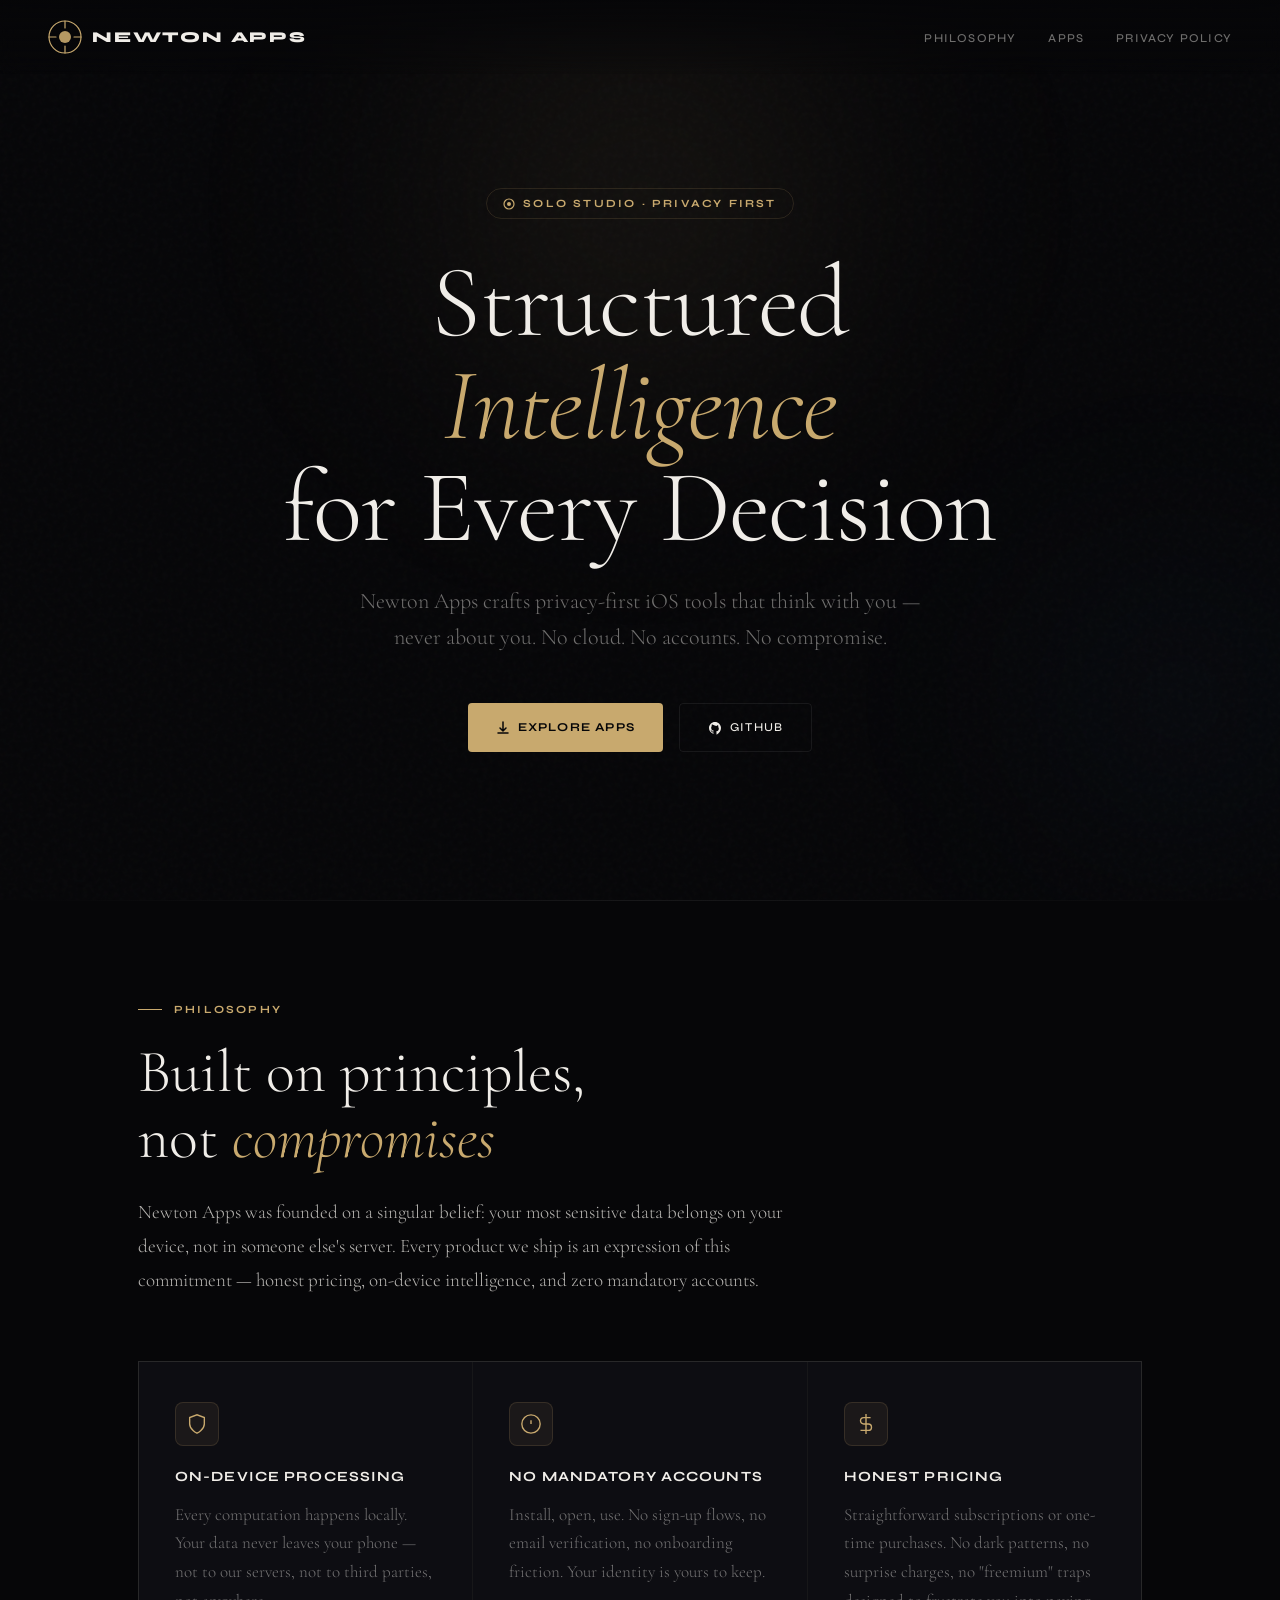
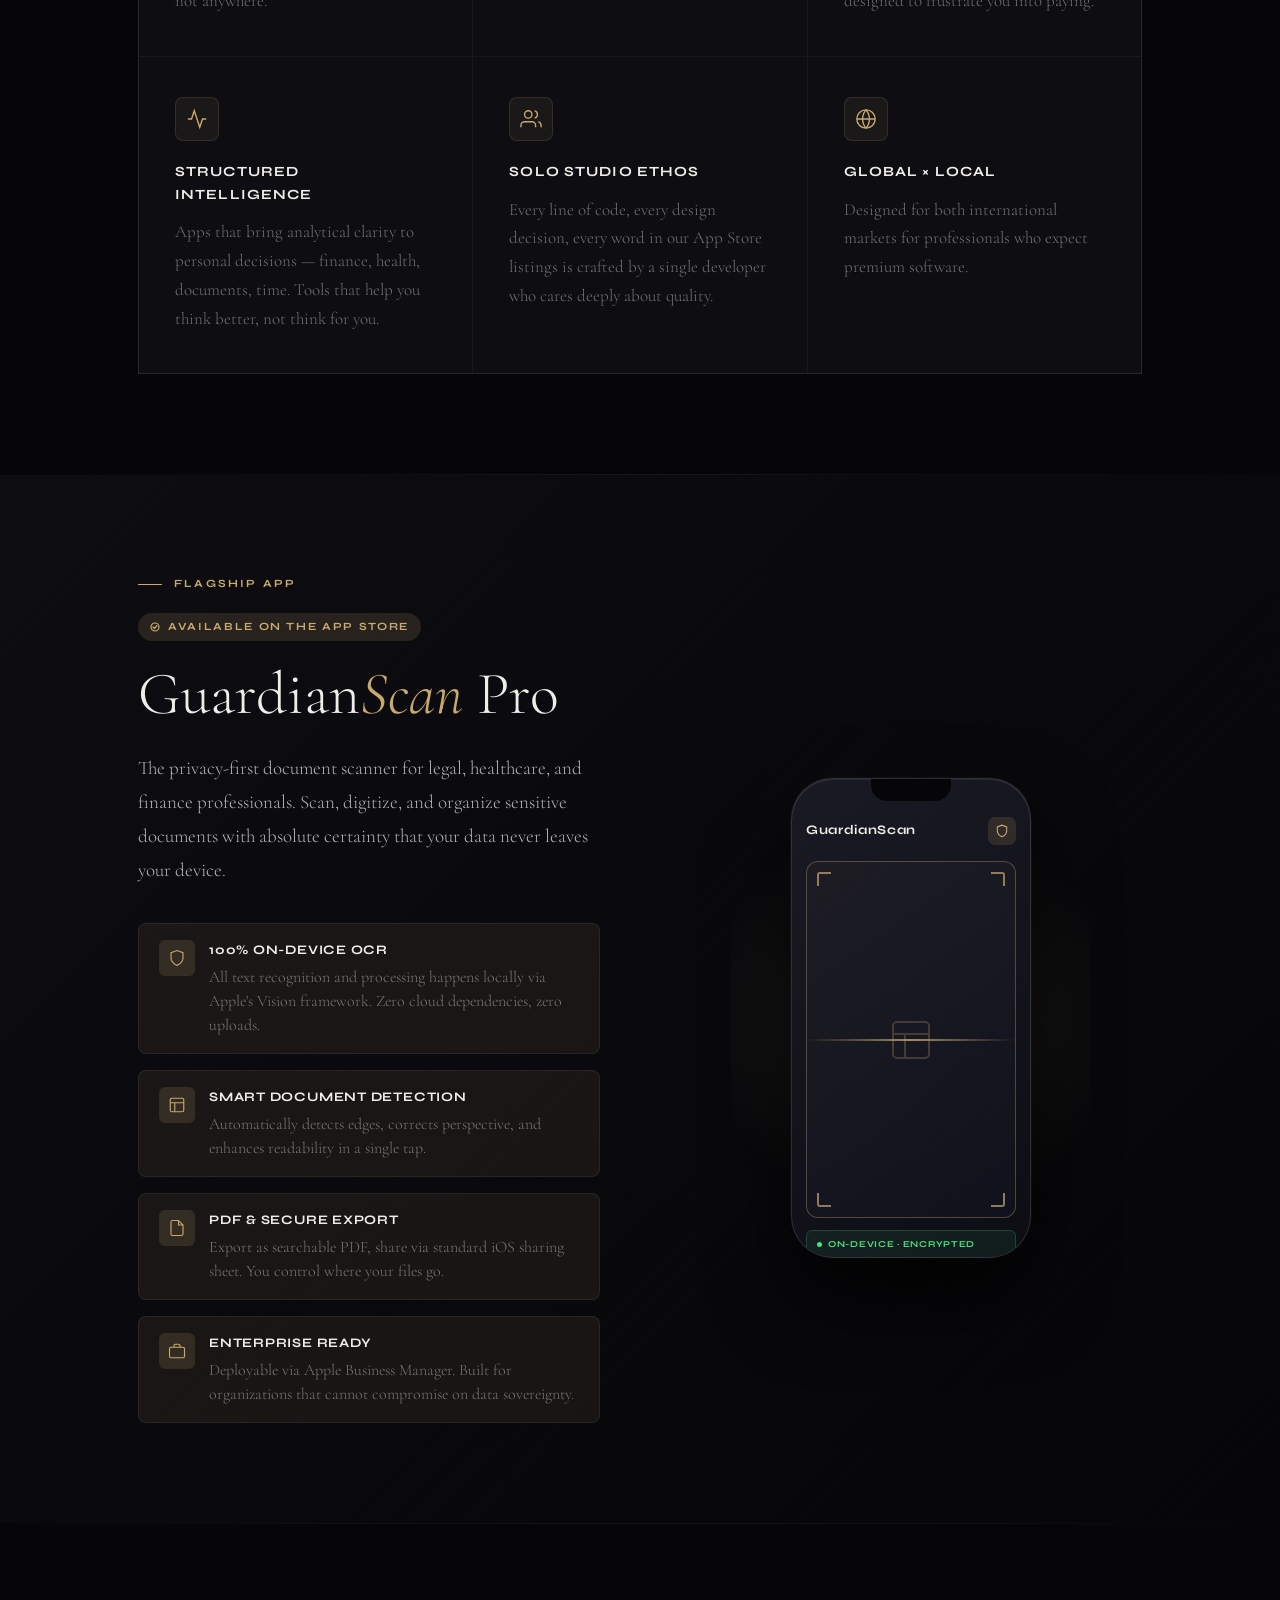
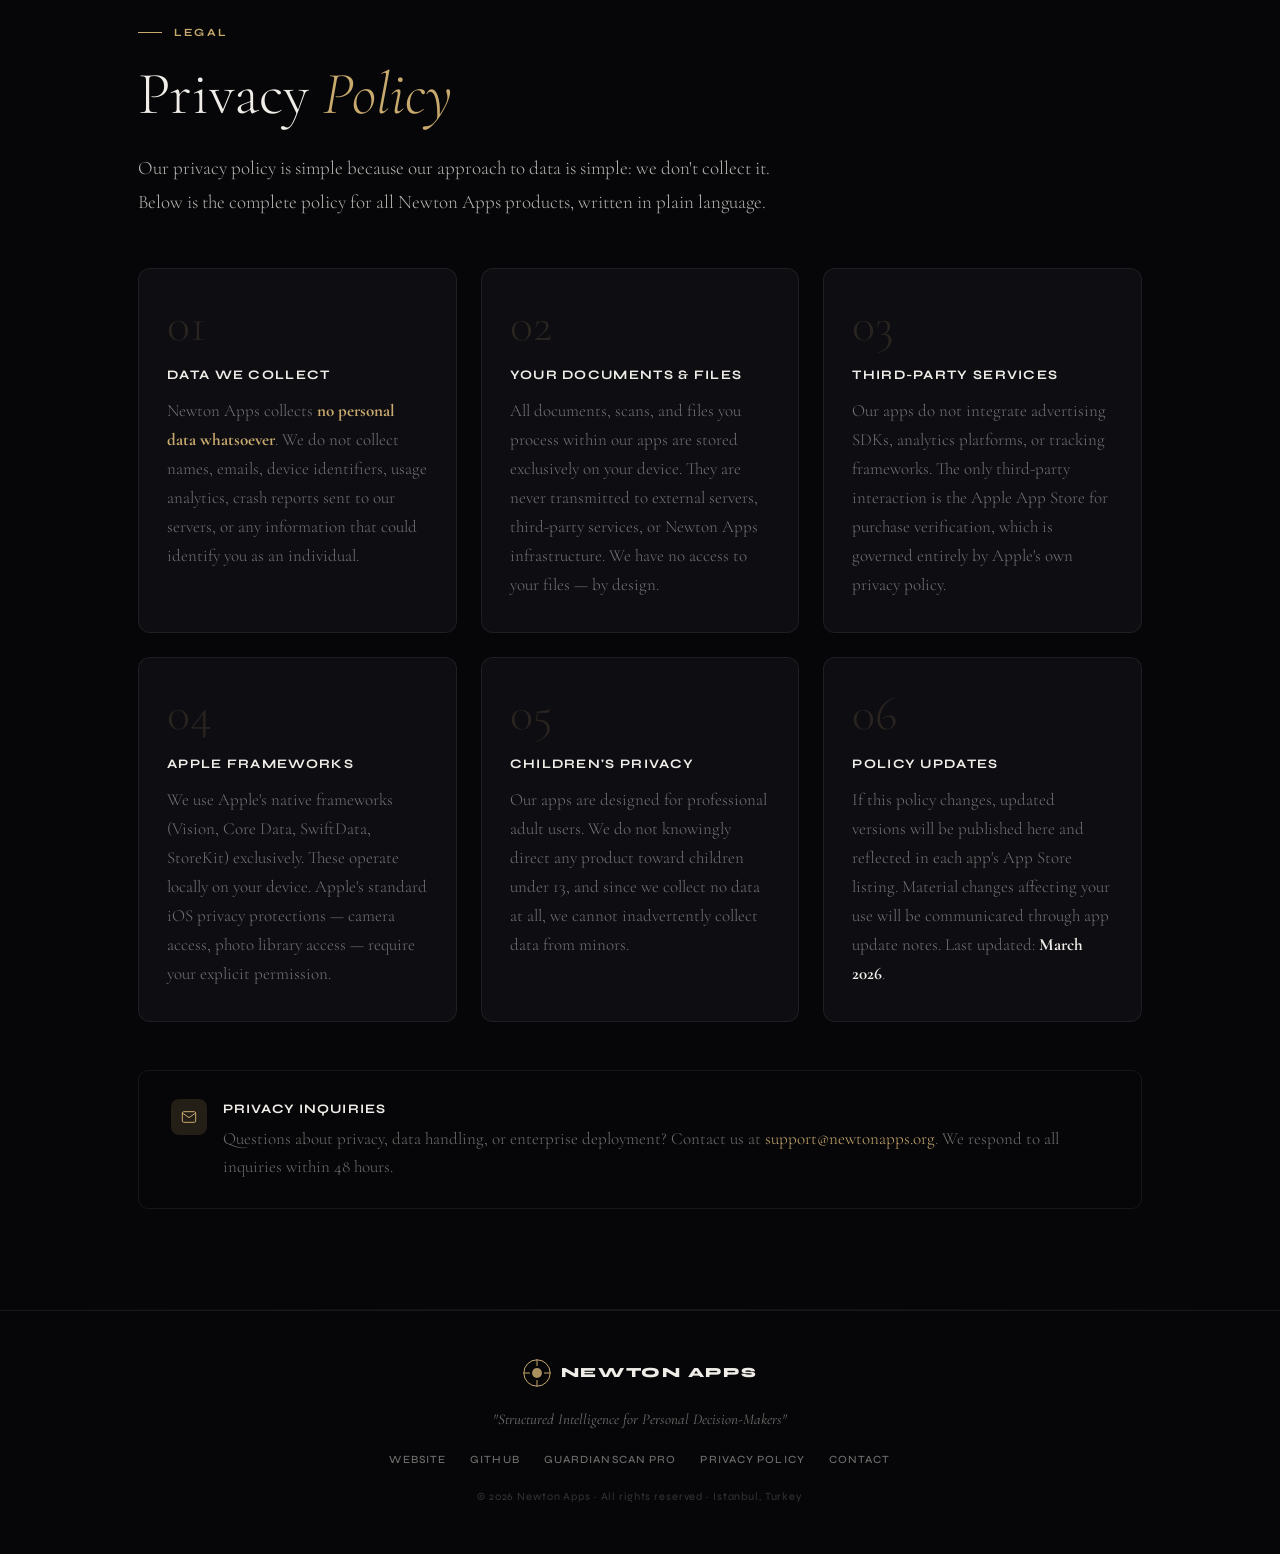
<file: index.html>
<!DOCTYPE html>
<html lang="en">
<head>
  <meta charset="UTF-8" />
  <meta name="viewport" content="width=device-width, initial-scale=1.0"/>
  <title>Newton Apps — Structured Intelligence for Personal Decision-Makers</title>
  <link rel="preconnect" href="https://fonts.googleapis.com">
  <link href="https://fonts.googleapis.com/css2?family=Cormorant+Garamond:ital,wght@0,300;0,400;0,600;1,300;1,400&family=Syne:wght@400;500;700;800&display=swap" rel="stylesheet">
  <style>
    :root {
      --bg: #060608;
      --surface: #0d0d12;
      --surface2: #13131a;
      --border: rgba(255,255,255,0.07);
      --gold: #c8a96e;
      --gold-dim: rgba(200,169,110,0.15);
      --gold-glow: rgba(200,169,110,0.08);
      --white: #f0ede8;
      --muted: rgba(240,237,232,0.45);
      --accent: #4a9eff;
    }

    *, *::before, *::after { box-sizing: border-box; margin: 0; padding: 0; }

    html { scroll-behavior: smooth; }

    body {
      background: var(--bg);
      color: var(--white);
      font-family: 'Syne', sans-serif;
      font-size: 16px;
      line-height: 1.6;
      overflow-x: hidden;
    }

    /* ── NOISE OVERLAY ── */
    body::before {
      content: '';
      position: fixed;
      inset: 0;
      background-image: url("data:image/svg+xml,%3Csvg viewBox='0 0 200 200' xmlns='http://www.w3.org/2000/svg'%3E%3Cfilter id='n'%3E%3CfeTurbulence type='fractalNoise' baseFrequency='0.9' numOctaves='4' stitchTiles='stitch'/%3E%3C/filter%3E%3Crect width='100%25' height='100%25' filter='url(%23n)' opacity='0.04'/%3E%3C/svg%3E");
      pointer-events: none;
      z-index: 0;
      opacity: 0.6;
    }

    /* ── NAV ── */
    nav {
      position: fixed;
      top: 0; left: 0; right: 0;
      z-index: 100;
      display: flex;
      align-items: center;
      justify-content: space-between;
      padding: 20px 48px;
      background: linear-gradient(to bottom, rgba(6,6,8,0.95), transparent);
      backdrop-filter: blur(12px);
      -webkit-backdrop-filter: blur(12px);
    }

    .nav-logo {
      display: flex;
      align-items: center;
      gap: 10px;
      text-decoration: none;
    }

    .nav-logo-icon {
      width: 34px;
      height: 34px;
    }

    .nav-logo-text {
      font-family: 'Syne', sans-serif;
      font-weight: 800;
      font-size: 15px;
      letter-spacing: 0.12em;
      text-transform: uppercase;
      color: var(--white);
    }

    .nav-links {
      display: flex;
      gap: 32px;
      list-style: none;
    }

    .nav-links a {
      font-size: 12px;
      font-weight: 500;
      letter-spacing: 0.1em;
      text-transform: uppercase;
      color: var(--muted);
      text-decoration: none;
      transition: color 0.2s;
    }
    .nav-links a:hover { color: var(--gold); }

    /* ── HERO ── */
    .hero {
      position: relative;
      min-height: 100vh;
      display: flex;
      flex-direction: column;
      align-items: center;
      justify-content: center;
      text-align: center;
      padding: 120px 24px 80px;
      overflow: hidden;
    }

    .hero-bg-orb {
      position: absolute;
      border-radius: 50%;
      filter: blur(120px);
      pointer-events: none;
    }
    .orb-1 {
      width: 600px; height: 600px;
      background: radial-gradient(circle, rgba(200,169,110,0.12) 0%, transparent 70%);
      top: -100px; left: 50%;
      transform: translateX(-50%);
      animation: orb-float 8s ease-in-out infinite;
    }
    .orb-2 {
      width: 400px; height: 400px;
      background: radial-gradient(circle, rgba(74,158,255,0.07) 0%, transparent 70%);
      bottom: 0; right: -100px;
      animation: orb-float 10s ease-in-out infinite reverse;
    }

    @keyframes orb-float {
      0%, 100% { transform: translateX(-50%) translateY(0); }
      50% { transform: translateX(-50%) translateY(-30px); }
    }

    .hero-eyebrow {
      display: inline-flex;
      align-items: center;
      gap: 8px;
      font-size: 11px;
      font-weight: 700;
      letter-spacing: 0.2em;
      text-transform: uppercase;
      color: var(--gold);
      border: 1px solid var(--gold-dim);
      padding: 6px 16px;
      border-radius: 100px;
      margin-bottom: 32px;
      animation: fade-up 0.8s ease both;
    }

    .hero-eyebrow svg { width: 12px; height: 12px; }

    .hero-title {
      font-family: 'Cormorant Garamond', serif;
      font-size: clamp(52px, 8vw, 108px);
      font-weight: 300;
      line-height: 1.0;
      letter-spacing: -0.01em;
      margin-bottom: 24px;
      animation: fade-up 0.8s 0.1s ease both;
    }

    .hero-title em {
      font-style: italic;
      color: var(--gold);
    }

    .hero-subtitle {
      font-family: 'Cormorant Garamond', serif;
      font-size: clamp(16px, 2.5vw, 22px);
      font-weight: 300;
      color: var(--muted);
      max-width: 560px;
      line-height: 1.65;
      margin-bottom: 48px;
      animation: fade-up 0.8s 0.2s ease both;
    }

    .hero-cta {
      display: flex;
      gap: 16px;
      flex-wrap: wrap;
      justify-content: center;
      animation: fade-up 0.8s 0.3s ease both;
    }

    .btn-primary {
      display: inline-flex;
      align-items: center;
      gap: 8px;
      background: var(--gold);
      color: #060608;
      font-family: 'Syne', sans-serif;
      font-size: 12px;
      font-weight: 700;
      letter-spacing: 0.1em;
      text-transform: uppercase;
      padding: 14px 28px;
      border-radius: 4px;
      text-decoration: none;
      transition: all 0.2s;
    }
    .btn-primary:hover { background: #d4b87a; transform: translateY(-1px); }

    .btn-secondary {
      display: inline-flex;
      align-items: center;
      gap: 8px;
      background: transparent;
      color: var(--white);
      font-family: 'Syne', sans-serif;
      font-size: 12px;
      font-weight: 500;
      letter-spacing: 0.1em;
      text-transform: uppercase;
      padding: 14px 28px;
      border: 1px solid var(--border);
      border-radius: 4px;
      text-decoration: none;
      transition: all 0.2s;
    }
    .btn-secondary:hover { border-color: var(--gold); color: var(--gold); transform: translateY(-1px); }

    /* ── DIVIDER ── */
    .divider {
      width: 100%;
      height: 1px;
      background: linear-gradient(to right, transparent, var(--border), transparent);
      margin: 0;
    }

    /* ── SECTION ── */
    section {
      position: relative;
      z-index: 1;
    }

    .section-inner {
      max-width: 1100px;
      margin: 0 auto;
      padding: 100px 48px;
    }

    .section-label {
      display: flex;
      align-items: center;
      gap: 12px;
      font-size: 11px;
      font-weight: 700;
      letter-spacing: 0.2em;
      text-transform: uppercase;
      color: var(--gold);
      margin-bottom: 20px;
    }

    .section-label::before {
      content: '';
      display: block;
      width: 24px;
      height: 1px;
      background: var(--gold);
    }

    .section-title {
      font-family: 'Cormorant Garamond', serif;
      font-size: clamp(36px, 5vw, 60px);
      font-weight: 300;
      line-height: 1.1;
      margin-bottom: 24px;
    }

    .section-title em { font-style: italic; color: var(--gold); }

    .section-body {
      font-family: 'Cormorant Garamond', serif;
      font-size: clamp(16px, 2vw, 19px);
      font-weight: 300;
      color: rgba(240,237,232,0.75);
      line-height: 1.8;
      max-width: 680px;
    }

    /* ── PHILOSOPHY ── */
    .philosophy-grid {
      display: grid;
      grid-template-columns: repeat(auto-fit, minmax(280px, 1fr));
      gap: 1px;
      margin-top: 64px;
      border: 1px solid var(--border);
      background: var(--border);
    }

    .philosophy-card {
      background: var(--surface);
      padding: 40px 36px;
      transition: background 0.3s;
      position: relative;
      overflow: hidden;
    }
    .philosophy-card::after {
      content: '';
      position: absolute;
      bottom: 0; left: 0; right: 0;
      height: 2px;
      background: var(--gold);
      transform: scaleX(0);
      transition: transform 0.3s;
    }
    .philosophy-card:hover { background: var(--surface2); }
    .philosophy-card:hover::after { transform: scaleX(1); }

    .card-icon {
      width: 44px;
      height: 44px;
      display: flex;
      align-items: center;
      justify-content: center;
      border: 1px solid var(--gold-dim);
      border-radius: 8px;
      margin-bottom: 20px;
      background: var(--gold-glow);
    }

    .card-icon svg { width: 22px; height: 22px; stroke: var(--gold); fill: none; stroke-width: 1.5; }

    .card-title {
      font-family: 'Syne', sans-serif;
      font-size: 14px;
      font-weight: 700;
      letter-spacing: 0.08em;
      text-transform: uppercase;
      margin-bottom: 12px;
      color: var(--white);
    }

    .card-text {
      font-family: 'Cormorant Garamond', serif;
      font-size: 17px;
      font-weight: 300;
      color: var(--muted);
      line-height: 1.7;
    }

    /* ── APP SECTION ── */
    .app-section {
      background: linear-gradient(135deg, var(--surface) 0%, var(--bg) 100%);
    }

    .app-layout {
      display: grid;
      grid-template-columns: 1fr 1fr;
      gap: 80px;
      align-items: center;
    }

    @media (max-width: 768px) {
      .app-layout { grid-template-columns: 1fr; gap: 48px; }
    }

    .app-badge {
      display: inline-flex;
      align-items: center;
      gap: 8px;
      font-size: 11px;
      font-weight: 700;
      letter-spacing: 0.15em;
      text-transform: uppercase;
      background: var(--gold-dim);
      color: var(--gold);
      padding: 5px 12px;
      border-radius: 100px;
      margin-bottom: 20px;
    }

    .app-features {
      margin-top: 36px;
      display: flex;
      flex-direction: column;
      gap: 16px;
    }

    .app-feature {
      display: flex;
      align-items: flex-start;
      gap: 14px;
      padding: 16px 20px;
      border: 1px solid var(--border);
      border-radius: 8px;
      background: var(--gold-glow);
      transition: border-color 0.2s;
    }
    .app-feature:hover { border-color: var(--gold-dim); }

    .feature-icon {
      width: 36px; height: 36px;
      flex-shrink: 0;
      display: flex; align-items: center; justify-content: center;
      border-radius: 6px;
      background: var(--gold-dim);
    }
    .feature-icon svg { width: 18px; height: 18px; stroke: var(--gold); fill: none; stroke-width: 1.5; }

    .feature-content {}
    .feature-title {
      font-size: 13px;
      font-weight: 700;
      letter-spacing: 0.06em;
      text-transform: uppercase;
      color: var(--white);
      margin-bottom: 4px;
    }
    .feature-desc {
      font-family: 'Cormorant Garamond', serif;
      font-size: 16px;
      font-weight: 300;
      color: var(--muted);
      line-height: 1.5;
    }

    /* ── PHONE MOCKUP ── */
    .phone-wrapper {
      display: flex;
      justify-content: center;
      align-items: center;
    }

    .phone {
      width: 240px;
      height: 480px;
      background: linear-gradient(145deg, #1a1a24, #0d0d14);
      border-radius: 42px;
      border: 1.5px solid rgba(255,255,255,0.12);
      position: relative;
      box-shadow:
        0 40px 80px rgba(0,0,0,0.8),
        0 0 0 1px rgba(255,255,255,0.04),
        inset 0 1px 0 rgba(255,255,255,0.08);
      overflow: hidden;
      animation: phone-float 6s ease-in-out infinite;
    }

    @keyframes phone-float {
      0%, 100% { transform: translateY(0) rotate(-1deg); }
      50% { transform: translateY(-12px) rotate(1deg); }
    }

    .phone-notch {
      width: 80px; height: 22px;
      background: #060608;
      border-radius: 0 0 16px 16px;
      margin: 0 auto;
      position: relative;
      z-index: 2;
    }

    .phone-screen {
      padding: 8px 14px 20px;
      height: 100%;
      display: flex;
      flex-direction: column;
    }

    .phone-header {
      display: flex;
      align-items: center;
      justify-content: space-between;
      padding: 8px 0 16px;
    }

    .phone-header-title {
      font-size: 13px;
      font-weight: 700;
      color: var(--white);
      letter-spacing: 0.05em;
    }

    .phone-header-icon {
      width: 28px; height: 28px;
      background: var(--gold-dim);
      border-radius: 7px;
      display: flex; align-items: center; justify-content: center;
    }

    .phone-scan-area {
      flex: 1;
      border: 1.5px solid rgba(200,169,110,0.35);
      border-radius: 12px;
      display: flex;
      align-items: center;
      justify-content: center;
      position: relative;
      background: linear-gradient(135deg, rgba(200,169,110,0.03), rgba(74,158,255,0.03));
      margin-bottom: 12px;
      overflow: hidden;
    }

    .scan-line {
      position: absolute;
      left: 0; right: 0;
      height: 2px;
      background: linear-gradient(to right, transparent, var(--gold), transparent);
      animation: scan 2.5s ease-in-out infinite;
      opacity: 0.8;
    }

    @keyframes scan {
      0% { top: 10%; opacity: 0; }
      10% { opacity: 1; }
      90% { opacity: 1; }
      100% { top: 90%; opacity: 0; }
    }

    .corner {
      position: absolute;
      width: 14px; height: 14px;
      border-color: var(--gold);
      border-style: solid;
      opacity: 0.7;
    }
    .corner-tl { top: 10px; left: 10px; border-width: 2px 0 0 2px; border-radius: 3px 0 0 0; }
    .corner-tr { top: 10px; right: 10px; border-width: 2px 2px 0 0; border-radius: 0 3px 0 0; }
    .corner-bl { bottom: 10px; left: 10px; border-width: 0 0 2px 2px; border-radius: 0 0 0 3px; }
    .corner-br { bottom: 10px; right: 10px; border-width: 0 2px 2px 0; border-radius: 0 0 3px 0; }

    .scan-icon { opacity: 0.25; }

    .phone-status {
      display: flex;
      align-items: center;
      gap: 6px;
      font-size: 9px;
      font-weight: 700;
      letter-spacing: 0.08em;
      text-transform: uppercase;
      color: #4ade80;
      padding: 6px 10px;
      background: rgba(74,222,128,0.08);
      border: 1px solid rgba(74,222,128,0.2);
      border-radius: 6px;
    }
    .status-dot {
      width: 5px; height: 5px;
      border-radius: 50%;
      background: #4ade80;
      animation: pulse 2s ease-in-out infinite;
    }
    @keyframes pulse { 0%,100%{opacity:1} 50%{opacity:0.4} }

    .phone-glow {
      position: absolute;
      inset: -60px;
      background: radial-gradient(circle at 50% 50%, rgba(200,169,110,0.15) 0%, transparent 60%);
      pointer-events: none;
    }

    /* ── PRIVACY SECTION ── */
    .privacy-grid {
      display: grid;
      grid-template-columns: repeat(auto-fit, minmax(300px, 1fr));
      gap: 24px;
      margin-top: 48px;
    }

    .privacy-card {
      background: var(--surface);
      border: 1px solid var(--border);
      border-radius: 12px;
      padding: 32px 28px;
      transition: all 0.3s;
      position: relative;
    }
    .privacy-card:hover {
      border-color: var(--gold-dim);
      transform: translateY(-2px);
      box-shadow: 0 20px 40px rgba(0,0,0,0.4);
    }

    .privacy-card-num {
      font-family: 'Cormorant Garamond', serif;
      font-size: 48px;
      font-weight: 300;
      color: var(--gold-dim);
      line-height: 1;
      margin-bottom: 16px;
    }

    .privacy-card-title {
      font-size: 13px;
      font-weight: 700;
      letter-spacing: 0.1em;
      text-transform: uppercase;
      color: var(--white);
      margin-bottom: 12px;
    }

    .privacy-card-text {
      font-family: 'Cormorant Garamond', serif;
      font-size: 17px;
      font-weight: 300;
      color: var(--muted);
      line-height: 1.7;
    }

    /* ── FOOTER ── */
    footer {
      border-top: 1px solid var(--border);
      padding: 48px;
      display: flex;
      flex-direction: column;
      align-items: center;
      gap: 20px;
      text-align: center;
    }

    .footer-logo {
      display: flex;
      align-items: center;
      gap: 10px;
    }

    .footer-tagline {
      font-family: 'Cormorant Garamond', serif;
      font-size: 15px;
      font-style: italic;
      color: var(--muted);
    }

    .footer-links {
      display: flex;
      gap: 24px;
      flex-wrap: wrap;
      justify-content: center;
    }

    .footer-links a {
      font-size: 11px;
      font-weight: 500;
      letter-spacing: 0.1em;
      text-transform: uppercase;
      color: var(--muted);
      text-decoration: none;
      transition: color 0.2s;
    }
    .footer-links a:hover { color: var(--gold); }

    .footer-copy {
      font-size: 11px;
      color: rgba(240,237,232,0.2);
      letter-spacing: 0.08em;
    }

    /* ── ANIMATIONS ── */
    @keyframes fade-up {
      from { opacity: 0; transform: translateY(24px); }
      to   { opacity: 1; transform: translateY(0); }
    }

    .reveal {
      opacity: 0;
      transform: translateY(32px);
      transition: opacity 0.7s ease, transform 0.7s ease;
    }
    .reveal.visible {
      opacity: 1;
      transform: translateY(0);
    }

    /* ── RESPONSIVE ── */
    @media (max-width: 768px) {
      nav { padding: 16px 24px; }
      .nav-links { display: none; }
      .section-inner { padding: 72px 24px; }
      footer { padding: 40px 24px; }
    }
  </style>
</head>
<body>

<!-- NAV -->
<nav>
  <a href="#" class="nav-logo">
    <svg class="nav-logo-icon" viewBox="0 0 34 34" fill="none">
      <circle cx="17" cy="17" r="16" stroke="#c8a96e" stroke-width="1.2"/>
      <circle cx="17" cy="17" r="6" fill="#c8a96e" opacity="0.9"/>
      <line x1="17" y1="1" x2="17" y2="8" stroke="#c8a96e" stroke-width="1.2" stroke-linecap="round"/>
      <line x1="17" y1="26" x2="17" y2="33" stroke="#c8a96e" stroke-width="1.2" stroke-linecap="round"/>
      <line x1="1" y1="17" x2="8" y2="17" stroke="#c8a96e" stroke-width="1.2" stroke-linecap="round"/>
      <line x1="26" y1="17" x2="33" y2="17" stroke="#c8a96e" stroke-width="1.2" stroke-linecap="round"/>
    </svg>
    <span class="nav-logo-text">Newton Apps</span>
  </a>
  <ul class="nav-links">
    <li><a href="#philosophy">Philosophy</a></li>
    <li><a href="#apps">Apps</a></li>
    <li><a href="#privacy">Privacy Policy</a></li>
  </ul>
</nav>

<!-- HERO -->
<section class="hero">
  <div class="hero-bg-orb orb-1"></div>
  <div class="hero-bg-orb orb-2"></div>

  <div class="hero-eyebrow">
    <svg viewBox="0 0 12 12" fill="none"><circle cx="6" cy="6" r="5" stroke="currentColor" stroke-width="1.2"/><circle cx="6" cy="6" r="2" fill="currentColor"/></svg>
    Solo Studio · Privacy First
  </div>

  <h1 class="hero-title">
    Structured<br><em>Intelligence</em><br>for Every Decision
  </h1>

  <p class="hero-subtitle">
    Newton Apps crafts privacy-first iOS tools that think with you — never about you. 
    No cloud. No accounts. No compromise.
  </p>

  <div class="hero-cta">
    <a href="#apps" class="btn-primary">
      <svg width="14" height="14" viewBox="0 0 14 14" fill="none"><path d="M7 1L7 10M7 10L4 7M7 10L10 7" stroke="currentColor" stroke-width="1.5" stroke-linecap="round" stroke-linejoin="round"/><path d="M2 12H12" stroke="currentColor" stroke-width="1.5" stroke-linecap="round"/></svg>
      Explore Apps
    </a>
    <a href="https://github.com/newtonapps" class="btn-secondary">
      <svg width="14" height="14" viewBox="0 0 14 14" fill="none"><path d="M7 1C3.686 1 1 3.686 1 7c0 2.654 1.721 4.904 4.107 5.699.3.054.41-.13.41-.29v-1.02c-1.669.362-2.02-.804-2.02-.804-.273-.693-.666-.878-.666-.878-.545-.372.04-.365.04-.365.602.042.919.618.919.618.535.917 1.403.652 1.745.499.054-.388.209-.652.38-.802-1.333-.151-2.733-.666-2.733-2.964 0-.655.234-1.19.618-1.61-.062-.152-.268-.762.058-1.588 0 0 .504-.162 1.65.616A5.75 5.75 0 017 4.797c.51.002 1.023.069 1.503.202 1.145-.778 1.648-.616 1.648-.616.327.826.121 1.436.06 1.588.385.42.617.955.617 1.61 0 2.305-1.403 2.81-2.74 2.959.215.186.407.551.407 1.11v1.644c0 .161.109.347.413.288C11.281 11.902 13 9.653 13 7c0-3.314-2.686-6-6-6z" fill="currentColor"/></svg>
      GitHub
    </a>
  </div>
</section>

<div class="divider"></div>

<!-- PHILOSOPHY -->
<section id="philosophy">
  <div class="section-inner">
    <div class="section-label reveal">Philosophy</div>
    <h2 class="section-title reveal">Built on principles,<br>not <em>compromises</em></h2>
    <p class="section-body reveal">
      Newton Apps was founded on a singular belief: your most sensitive data belongs on your device, 
      not in someone else's server. Every product we ship is an expression of this commitment — 
      honest pricing, on-device intelligence, and zero mandatory accounts.
    </p>

    <div class="philosophy-grid">
      <div class="philosophy-card reveal">
        <div class="card-icon">
          <svg viewBox="0 0 24 24"><path d="M12 22s8-4 8-10V5l-8-3-8 3v7c0 6 8 10 8 10z"/></svg>
        </div>
        <div class="card-title">On-Device Processing</div>
        <p class="card-text">Every computation happens locally. Your data never leaves your phone — not to our servers, not to third parties, not anywhere.</p>
      </div>

      <div class="philosophy-card reveal">
        <div class="card-icon">
          <svg viewBox="0 0 24 24"><circle cx="12" cy="12" r="10"/><path d="M12 8v4M12 16h.01"/></svg>
        </div>
        <div class="card-title">No Mandatory Accounts</div>
        <p class="card-text">Install, open, use. No sign-up flows, no email verification, no onboarding friction. Your identity is yours to keep.</p>
      </div>

      <div class="philosophy-card reveal">
        <div class="card-icon">
          <svg viewBox="0 0 24 24"><line x1="12" y1="1" x2="12" y2="23"/><path d="M17 5H9.5a3.5 3.5 0 000 7h5a3.5 3.5 0 010 7H6"/></svg>
        </div>
        <div class="card-title">Honest Pricing</div>
        <p class="card-text">Straightforward subscriptions or one-time purchases. No dark patterns, no surprise charges, no "freemium" traps designed to frustrate you into paying.</p>
      </div>

      <div class="philosophy-card reveal">
        <div class="card-icon">
          <svg viewBox="0 0 24 24"><polyline points="22 12 18 12 15 21 9 3 6 12 2 12"/></svg>
        </div>
        <div class="card-title">Structured Intelligence</div>
        <p class="card-text">Apps that bring analytical clarity to personal decisions — finance, health, documents, time. Tools that help you think better, not think for you.</p>
      </div>

      <div class="philosophy-card reveal">
        <div class="card-icon">
          <svg viewBox="0 0 24 24"><path d="M17 21v-2a4 4 0 00-4-4H5a4 4 0 00-4 4v2"/><circle cx="9" cy="7" r="4"/><path d="M23 21v-2a4 4 0 00-3-3.87M16 3.13a4 4 0 010 7.75"/></svg>
        </div>
        <div class="card-title">Solo Studio Ethos</div>
        <p class="card-text">Every line of code, every design decision, every word in our App Store listings is crafted by a single developer who cares deeply about quality.</p>
      </div>

      <div class="philosophy-card reveal">
        <div class="card-icon">
          <svg viewBox="0 0 24 24"><circle cx="12" cy="12" r="10"/><path d="M2 12h20M12 2a15.3 15.3 0 010 20M12 2a15.3 15.3 0 000 20"/></svg>
        </div>
        <div class="card-title">Global × Local</div>
        <p class="card-text">Designed for both international markets for professionals who expect premium software.</p>
      </div>
    </div>
  </div>
</section>

<div class="divider"></div>

<!-- APP: GUARDIANSCAN PRO -->
<section id="apps" class="app-section">
  <div class="section-inner">
    <div class="section-label reveal">Flagship App</div>

    <div class="app-layout">
      <div>
        <div class="app-badge reveal">
          <svg width="10" height="10" viewBox="0 0 10 10" fill="none"><circle cx="5" cy="5" r="4" stroke="currentColor" stroke-width="1.2"/><path d="M3 5L4.5 6.5L7 3.5" stroke="currentColor" stroke-width="1.2" stroke-linecap="round" stroke-linejoin="round"/></svg>
          Available on the App Store
        </div>

        <h2 class="section-title reveal">Guardian<em>Scan</em> Pro</h2>

        <p class="section-body reveal">
          The privacy-first document scanner for legal, healthcare, and finance professionals. 
          Scan, digitize, and organize sensitive documents with absolute certainty 
          that your data never leaves your device.
        </p>

        <div class="app-features">
          <div class="app-feature reveal">
            <div class="feature-icon">
              <svg viewBox="0 0 24 24"><path d="M12 22s8-4 8-10V5l-8-3-8 3v7c0 6 8 10 8 10z"/></svg>
            </div>
            <div class="feature-content">
              <div class="feature-title">100% On-Device OCR</div>
              <div class="feature-desc">All text recognition and processing happens locally via Apple's Vision framework. Zero cloud dependencies, zero uploads.</div>
            </div>
          </div>

          <div class="app-feature reveal">
            <div class="feature-icon">
              <svg viewBox="0 0 24 24"><rect x="3" y="3" width="18" height="18" rx="2"/><path d="M3 9h18M9 21V9"/></svg>
            </div>
            <div class="feature-content">
              <div class="feature-title">Smart Document Detection</div>
              <div class="feature-desc">Automatically detects edges, corrects perspective, and enhances readability in a single tap.</div>
            </div>
          </div>

          <div class="app-feature reveal">
            <div class="feature-icon">
              <svg viewBox="0 0 24 24"><path d="M14 2H6a2 2 0 00-2 2v16a2 2 0 002 2h12a2 2 0 002-2V8z"/><polyline points="14 2 14 8 20 8"/></svg>
            </div>
            <div class="feature-content">
              <div class="feature-title">PDF & Secure Export</div>
              <div class="feature-desc">Export as searchable PDF, share via standard iOS sharing sheet. You control where your files go.</div>
            </div>
          </div>

          <div class="app-feature reveal">
            <div class="feature-icon">
              <svg viewBox="0 0 24 24"><rect x="2" y="7" width="20" height="14" rx="2"/><path d="M16 7V5a2 2 0 00-2-2h-4a2 2 0 00-2 2v2"/></svg>
            </div>
            <div class="feature-content">
              <div class="feature-title">Enterprise Ready</div>
              <div class="feature-desc">Deployable via Apple Business Manager. Built for organizations that cannot compromise on data sovereignty.</div>
            </div>
          </div>
        </div>
      </div>

      <!-- PHONE -->
      <div class="phone-wrapper">
        <div style="position:relative">
          <div class="phone-glow"></div>
          <div class="phone">
            <div class="phone-notch"></div>
            <div class="phone-screen">
              <div class="phone-header">
                <div class="phone-header-title">GuardianScan</div>
                <div class="phone-header-icon">
                  <svg width="14" height="14" viewBox="0 0 24 24" fill="none" stroke="#c8a96e" stroke-width="1.8"><path d="M12 22s8-4 8-10V5l-8-3-8 3v7c0 6 8 10 8 10z"/></svg>
                </div>
              </div>
              <div class="phone-scan-area">
                <div class="scan-line"></div>
                <div class="corner corner-tl"></div>
                <div class="corner corner-tr"></div>
                <div class="corner corner-bl"></div>
                <div class="corner corner-br"></div>
                <svg class="scan-icon" width="48" height="48" viewBox="0 0 24 24" fill="none" stroke="#c8a96e" stroke-width="1"><rect x="3" y="3" width="18" height="18" rx="2"/><path d="M3 9h18M9 21V9"/></svg>
              </div>
              <div class="phone-status">
                <div class="status-dot"></div>
                On-Device · Encrypted
              </div>
            </div>
          </div>
        </div>
      </div>
    </div>
  </div>
</section>

<div class="divider"></div>

<!-- PRIVACY POLICY -->
<section id="privacy">
  <div class="section-inner">
    <div class="section-label reveal">Legal</div>
    <h2 class="section-title reveal">Privacy <em>Policy</em></h2>
    <p class="section-body reveal">
      Our privacy policy is simple because our approach to data is simple: we don't collect it. 
      Below is the complete policy for all Newton Apps products, written in plain language.
    </p>

    <div class="privacy-grid">

      <div class="privacy-card reveal">
        <div class="privacy-card-num">01</div>
        <div class="privacy-card-title">Data We Collect</div>
        <p class="privacy-card-text">
          Newton Apps collects <strong style="color:var(--gold)">no personal data whatsoever</strong>. 
          We do not collect names, emails, device identifiers, usage analytics, crash reports sent to our servers, 
          or any information that could identify you as an individual.
        </p>
      </div>

      <div class="privacy-card reveal">
        <div class="privacy-card-num">02</div>
        <div class="privacy-card-title">Your Documents & Files</div>
        <p class="privacy-card-text">
          All documents, scans, and files you process within our apps are stored exclusively 
          on your device. They are never transmitted to external servers, third-party services, 
          or Newton Apps infrastructure. We have no access to your files — by design.
        </p>
      </div>

      <div class="privacy-card reveal">
        <div class="privacy-card-num">03</div>
        <div class="privacy-card-title">Third-Party Services</div>
        <p class="privacy-card-text">
          Our apps do not integrate advertising SDKs, analytics platforms, or tracking frameworks. 
          The only third-party interaction is the Apple App Store for purchase verification, 
          which is governed entirely by Apple's own privacy policy.
        </p>
      </div>

      <div class="privacy-card reveal">
        <div class="privacy-card-num">04</div>
        <div class="privacy-card-title">Apple Frameworks</div>
        <p class="privacy-card-text">
          We use Apple's native frameworks (Vision, Core Data, SwiftData, StoreKit) exclusively. 
          These operate locally on your device. Apple's standard iOS privacy protections — 
          camera access, photo library access — require your explicit permission.
        </p>
      </div>

      <div class="privacy-card reveal">
        <div class="privacy-card-num">05</div>
        <div class="privacy-card-title">Children's Privacy</div>
        <p class="privacy-card-text">
          Our apps are designed for professional adult users. We do not knowingly direct 
          any product toward children under 13, and since we collect no data at all, 
          we cannot inadvertently collect data from minors.
        </p>
      </div>

      <div class="privacy-card reveal">
        <div class="privacy-card-num">06</div>
        <div class="privacy-card-title">Policy Updates</div>
        <p class="privacy-card-text">
          If this policy changes, updated versions will be published here and reflected in each 
          app's App Store listing. Material changes affecting your use will be communicated 
          through app update notes. Last updated: <strong style="color:var(--white)">March 2026</strong>.
        </p>
      </div>

    </div>

    <!-- Contact note -->
    <div style="margin-top: 48px; padding: 28px 32px; border: 1px solid var(--border); border-radius: 10px; display: flex; align-items: flex-start; gap: 16px;" class="reveal">
      <div style="flex-shrink:0; width:36px;height:36px;background:var(--gold-dim);border-radius:8px;display:flex;align-items:center;justify-content:center;">
        <svg width="16" height="16" viewBox="0 0 24 24" fill="none" stroke="#c8a96e" stroke-width="1.5"><path d="M4 4h16c1.1 0 2 .9 2 2v12c0 1.1-.9 2-2 2H4c-1.1 0-2-.9-2-2V6c0-1.1.9-2 2-2z"/><polyline points="22,6 12,13 2,6"/></svg>
      </div>
      <div>
        <div style="font-size:13px;font-weight:700;letter-spacing:0.08em;text-transform:uppercase;margin-bottom:6px;">Privacy Inquiries</div>
        <p style="font-family:'Cormorant Garamond',serif;font-size:17px;font-weight:300;color:var(--muted);line-height:1.6;">
          Questions about privacy, data handling, or enterprise deployment? 
          Contact us at <a href="mailto:support@newtonapps.org" style="color:var(--gold);text-decoration:none;">support@newtonapps.org</a>. 
          We respond to all inquiries within 48 hours.
        </p>
      </div>
    </div>
  </div>
</section>

<div class="divider"></div>

<!-- FOOTER -->
<footer>
  <div class="footer-logo">
    <svg width="28" height="28" viewBox="0 0 34 34" fill="none">
      <circle cx="17" cy="17" r="16" stroke="#c8a96e" stroke-width="1.2"/>
      <circle cx="17" cy="17" r="6" fill="#c8a96e" opacity="0.85"/>
      <line x1="17" y1="1" x2="17" y2="8" stroke="#c8a96e" stroke-width="1.2" stroke-linecap="round"/>
      <line x1="17" y1="26" x2="17" y2="33" stroke="#c8a96e" stroke-width="1.2" stroke-linecap="round"/>
      <line x1="1" y1="17" x2="8" y2="17" stroke="#c8a96e" stroke-width="1.2" stroke-linecap="round"/>
      <line x1="26" y1="17" x2="33" y2="17" stroke="#c8a96e" stroke-width="1.2" stroke-linecap="round"/>
    </svg>
    <span style="font-family:'Syne',sans-serif;font-weight:800;font-size:14px;letter-spacing:0.12em;text-transform:uppercase;color:var(--white);">Newton Apps</span>
  </div>

  <p class="footer-tagline">"Structured Intelligence for Personal Decision-Makers"</p>

  <div class="footer-links">
    <a href="https://newtonapps.org">Website</a>
    <a href="https://github.com/newtonapps">GitHub</a>
    <a href="#apps">GuardianScan Pro</a>
    <a href="#privacy">Privacy Policy</a>
    <a href="mailto:support@newtonapps.org">Contact</a>
  </div>

  <p class="footer-copy">© 2026 Newton Apps · All rights reserved · Istanbul, Turkey</p>
</footer>

<script>
  // Reveal on scroll
  const revealEls = document.querySelectorAll('.reveal');
  const observer = new IntersectionObserver(entries => {
    entries.forEach(entry => {
      if (entry.isIntersecting) {
        entry.target.classList.add('visible');
        observer.unobserve(entry.target);
      }
    });
  }, { threshold: 0.12 });
  revealEls.forEach(el => observer.observe(el));

  // Stagger cards
  document.querySelectorAll('.philosophy-grid .philosophy-card, .privacy-grid .privacy-card').forEach((el, i) => {
    el.style.transitionDelay = `${i * 0.07}s`;
  });
</script>

</body>
</html>
</file>
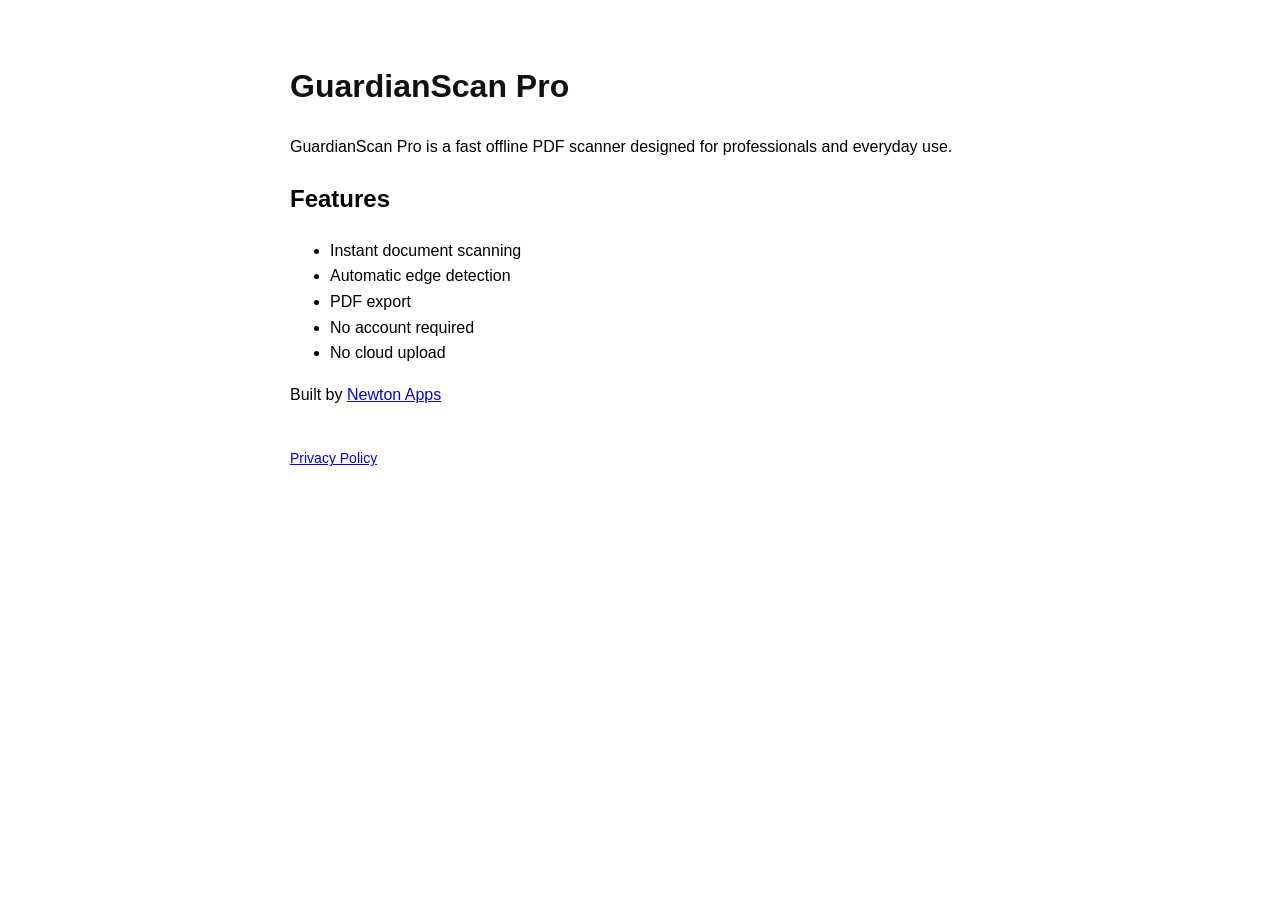
<file: guardianscan.html>
<!DOCTYPE html>
<html>
<head>
<meta charset="UTF-8">
<title>GuardianScan Pro</title>
<link rel="stylesheet" href="style.css">
</head>

<body>

<h1>GuardianScan Pro</h1>

<p>
GuardianScan Pro is a fast offline PDF scanner designed for
professionals and everyday use.
</p>

<h2>Features</h2>

<ul>
<li>Instant document scanning</li>
<li>Automatic edge detection</li>
<li>PDF export</li>
<li>No account required</li>
<li>No cloud upload</li>
</ul>

<p>
Built by <a href="/">Newton Apps</a>
</p>

<footer>
<a href="/privacy">Privacy Policy</a>
</footer>

</body>
</html>
</file>
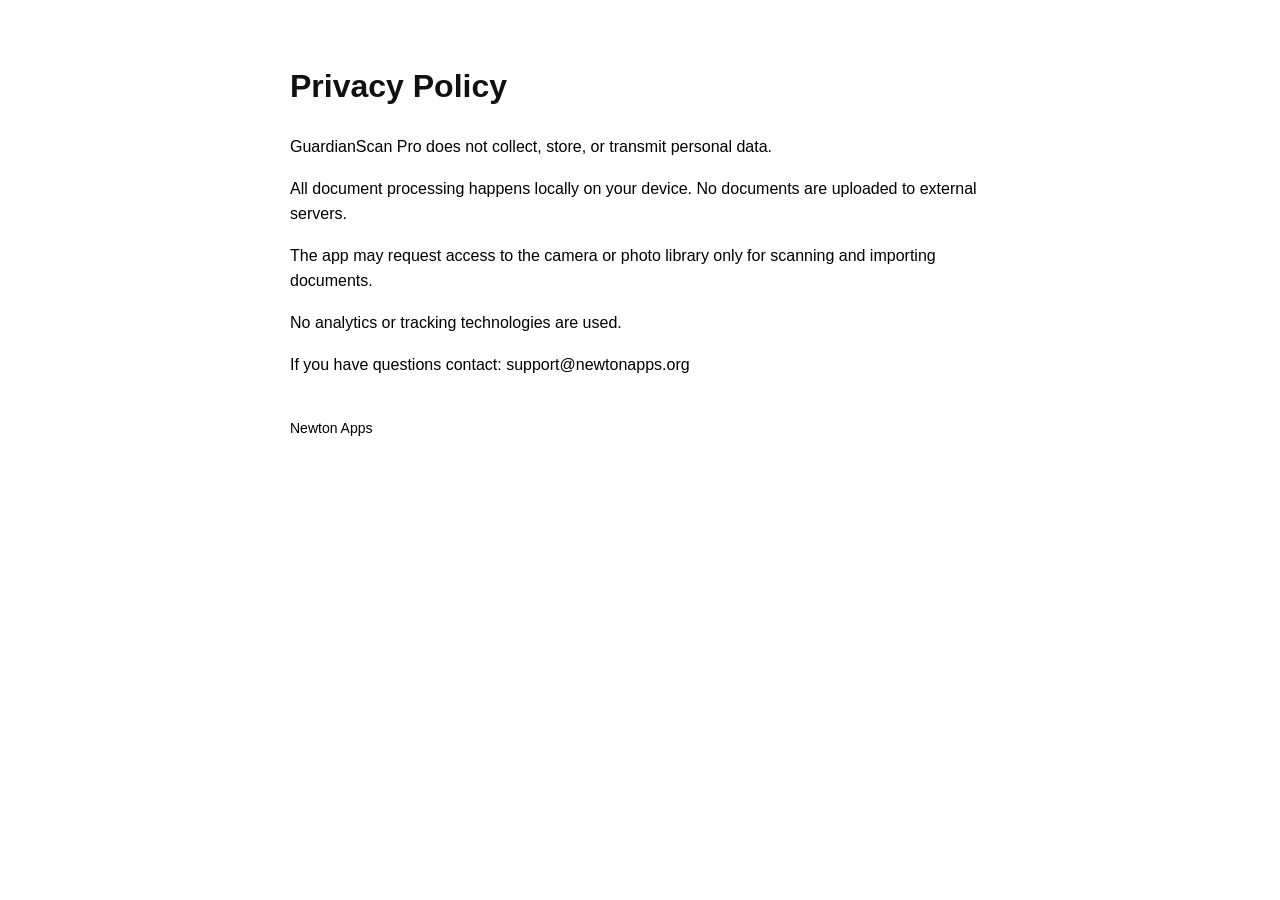
<file: privacy.html>
<!DOCTYPE html>
<html>
<head>
<meta charset="UTF-8">
<title>Privacy Policy</title>
<link rel="stylesheet" href="style.css">
</head>

<body>

<h1>Privacy Policy</h1>

<p>
GuardianScan Pro does not collect, store, or transmit personal data.
</p>

<p>
All document processing happens locally on your device.
No documents are uploaded to external servers.
</p>

<p>
The app may request access to the camera or photo library
only for scanning and importing documents.
</p>

<p>
No analytics or tracking technologies are used.
</p>

<p>
If you have questions contact:
support@newtonapps.org
</p>

<footer>
<p>Newton Apps</p>
</footer>

</body>
</html>
</file>
<file: style.css>
body {
font-family: Arial, sans-serif;
max-width: 700px;
margin: auto;
padding: 40px;
line-height: 1.6;
}

h1 {
color: #111;
}

footer {
margin-top: 40px;
font-size: 14px;
}
</file>
